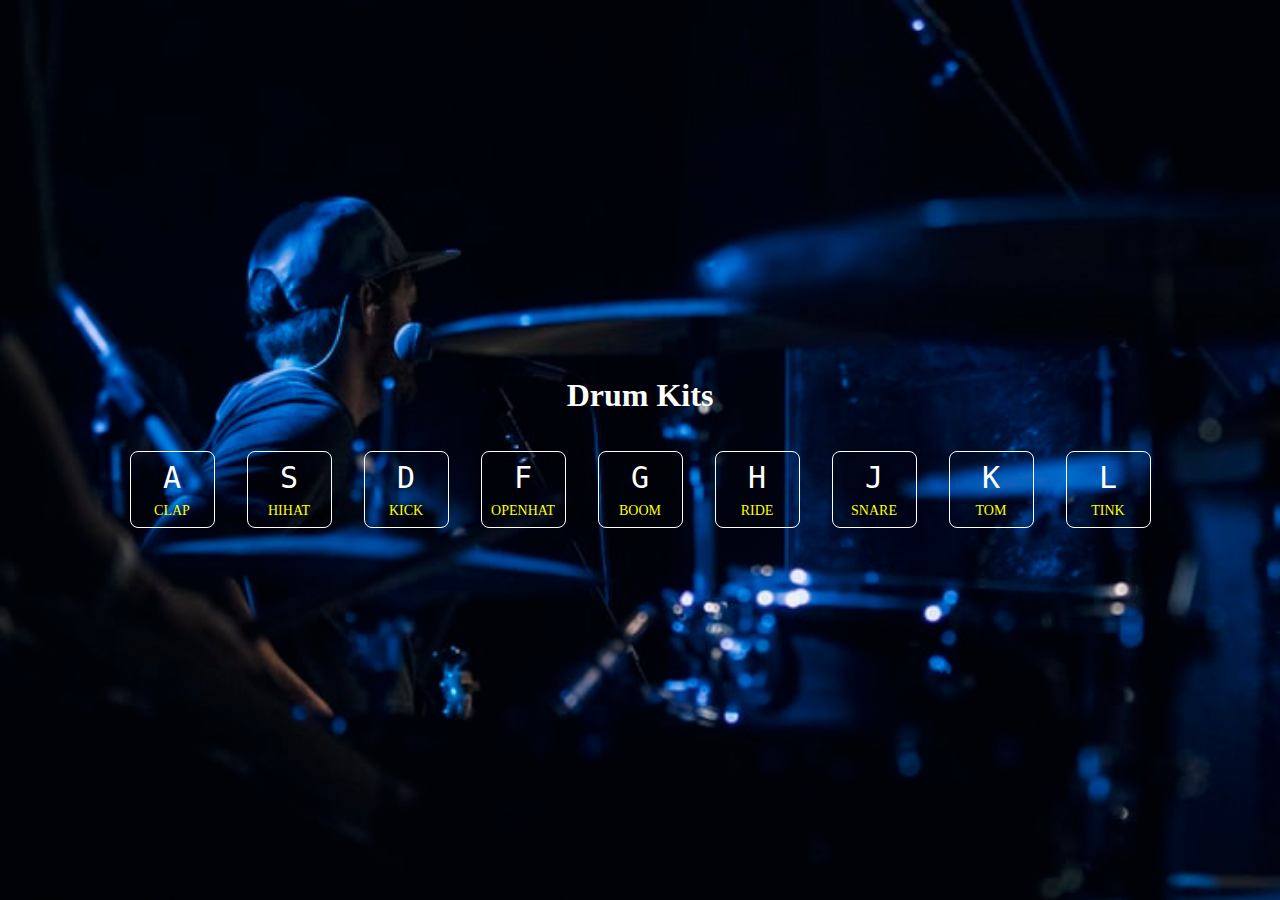
<file: index.html>
<!DOCTYPE html>
<html lang="en">
<head>
    <meta charset="UTF-8">
    <meta name="viewport" content="width=device-width, initial-scale=1.0">
    <title>30 Days JavaScript</title>
    <link rel="stylesheet" href="index.css" />
</head>
<body>
    <!-- Drum Kits -->
    <div class="keys">
        <h1>Drum Kits</h1>
        <div class="keys-wrapper">
            <div data-key="65" class="key">
                <kbd>A</kbd>
                <span class="sound">clap</span>
            </div>
            <div data-key="83" class="key">
                <kbd>S</kbd>
                <span class="sound">hihat</span>
            </div>
            <div data-key="68" class="key">
                <kbd>D</kbd>
                <span class="sound">kick</span>
            </div>
            <div data-key="70" class="key">
                <kbd>F</kbd>
                <span class="sound">openhat</span>
            </div>
            <div data-key="71" class="key">
                <kbd>G</kbd>
                <span class="sound">boom</span>
            </div>
            <div data-key="72" class="key">
                <kbd>H</kbd>
                <span class="sound">ride</span>
            </div>
            <div data-key="74" class="key">
                <kbd>J</kbd>
                <span class="sound">snare</span>
            </div>
            <div data-key="75" class="key">
                <kbd>K</kbd>
                <span class="sound">tom</span>
            </div>
            <div data-key="76" class="key">
                <kbd>L</kbd>
                <span class="sound">tink</span>
            </div>
        </div>
    </div>

    <!--Sounds-->

    <audio data-key="65" src="./sounds/clap.wav"></audio>
    <audio data-key="83" src="./sounds/hihat.wav"></audio>
    <audio data-key="68" src="./sounds/kick.wav"></audio>
    <audio data-key="70" src="./sounds/openhat.wav"></audio>
    <audio data-key="71" src="./sounds/boom.wav"></audio>
    <audio data-key="72" src="./sounds/ride.wav"></audio>
    <audio data-key="74" src="./sounds/snare.wav"></audio>
    <audio data-key="75" src="./sounds/tom.wav"></audio>
    <audio data-key="76" src="./sounds/tink.wav"></audio>
    
    <script src="index.js"></script>
</body>
</html>
</file>
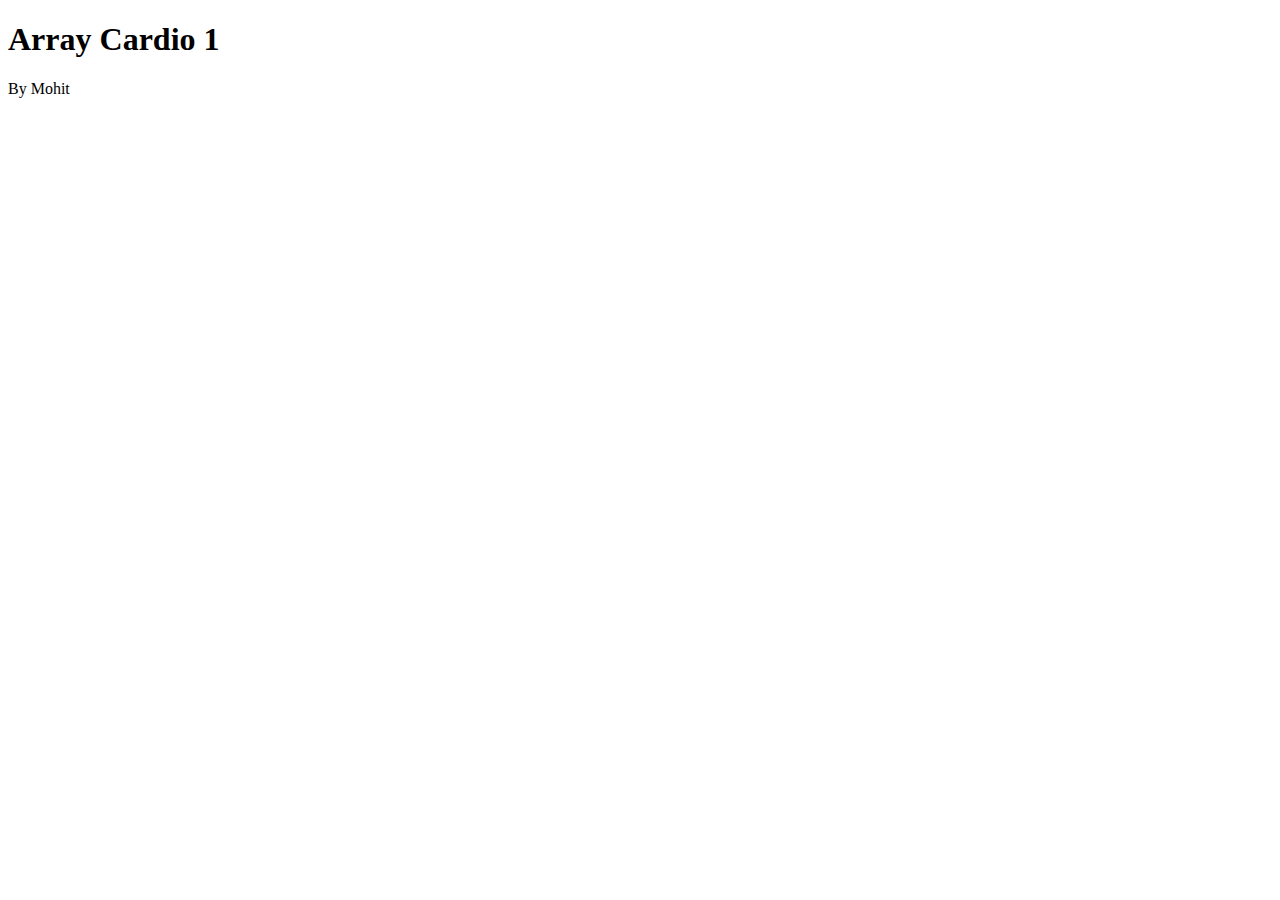
<file: arraycardio1/index.html>
<!DOCTYPE html>
<html lang="en">
<head>
    <meta charset="UTF-8">
    <meta name="viewport" content="width=device-width, initial-scale=1.0">
    <title>Array Cardio 1</title>
</head>
<body>
    <div class="root">
        <h1>Array Cardio 1</h1>
        <div class="author" title="Author">By Mohit</div>
    </div>
    <script src="index.js"></script>
</body>
</html>
</file>
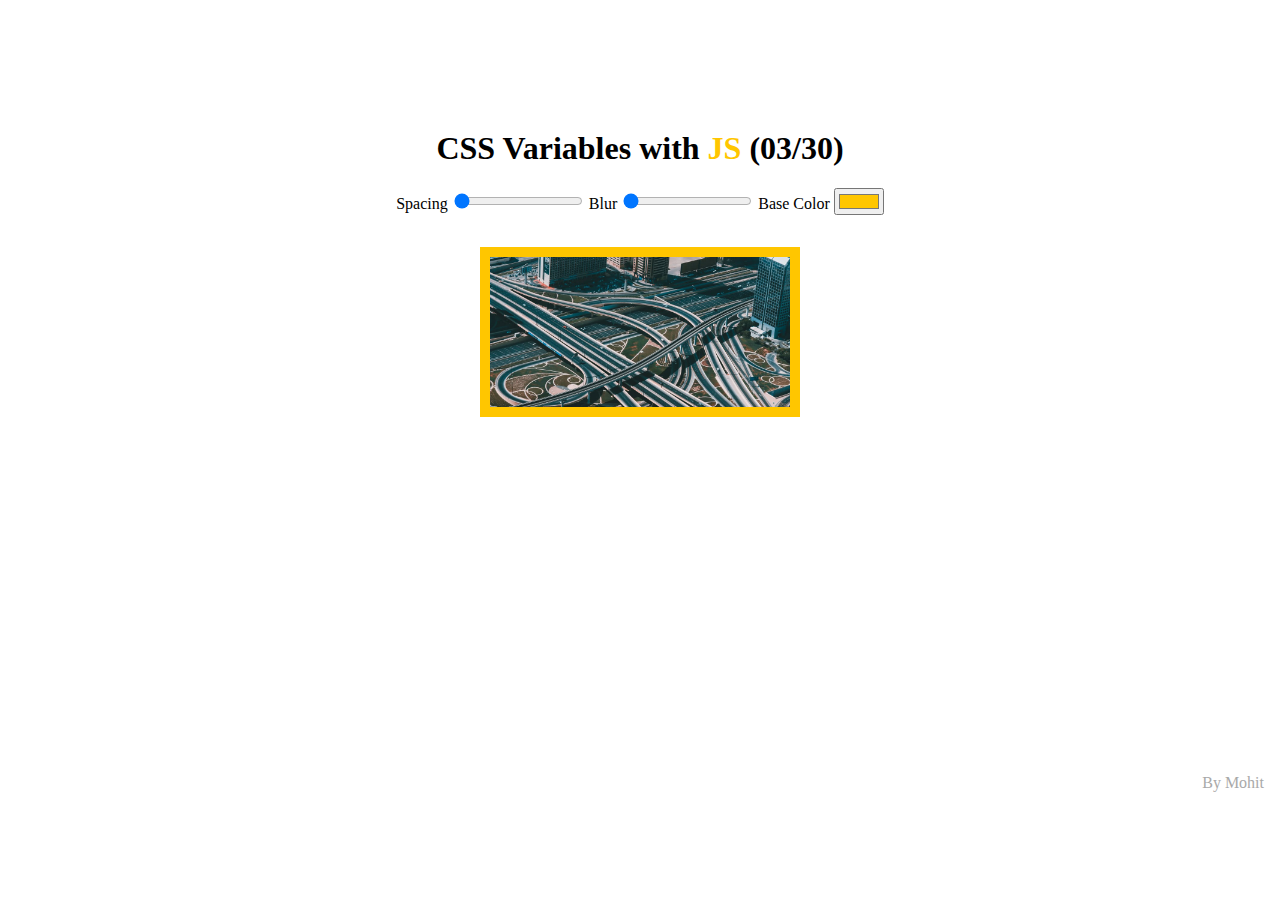
<file: cssvariableswithjs/index.html>
<!DOCTYPE html>
<html lang="en">
<head>
    <meta charset="UTF-8">
    <meta name="viewport" content="width=device-width, initial-scale=1.0">
    <title>Update CSS Variables with JS </title>
    <link rel="stylesheet" href="index.css" />
</head>
<body>
    <div class="root">
        <h1>CSS Variables with <span class="h1">JS</span> (03/30)</h1>
        <div class="controls">

            <label for="spacing">Spacing</label>
            <input type="range" name="spacing" min="10" max="120" value="10" data-sizing="px" />

            <label for="blur">Blur</label>
            <input type="range" name="blur" min="0" max="25" value="0" data-sizing="px" />

            <label for="base">Base Color</label>
            <input type="color" name="base" value="#ffc600" />

        </div>
        <img src="./images/bg.jpeg" alt="unplash image" />
        <div class="author" title="Author">By Mohit</div>
    </div>
    <script src="index.js"></script>
</body>
</html>
</file>
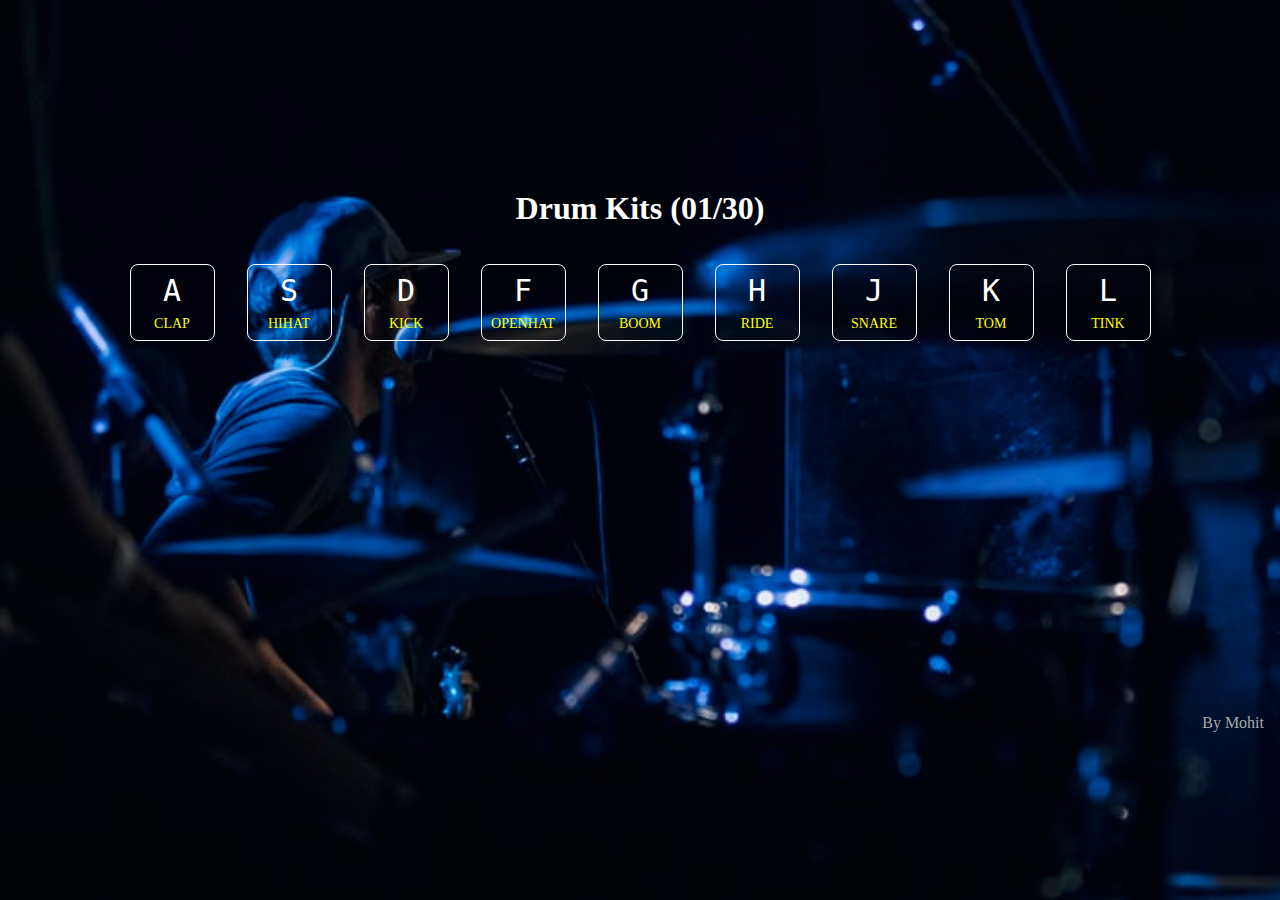
<file: drumkits/index.html>
<!DOCTYPE html>
<html lang="en">
<head>
    <meta charset="UTF-8">
    <meta name="viewport" content="width=device-width, initial-scale=1.0">
    <title>Drum Kits</title>
    <link rel="stylesheet" href="index.css" />
</head>
<body>
    <!-- Drum Kits -->
    <div class="keys">
        <h1>Drum Kits (01/30)</h1>
        <div class="keys-wrapper">
            <div data-key="65" class="key">
                <kbd>A</kbd>
                <span class="sound">clap</span>
            </div>
            <div data-key="83" class="key">
                <kbd>S</kbd>
                <span class="sound">hihat</span>
            </div>
            <div data-key="68" class="key">
                <kbd>D</kbd>
                <span class="sound">kick</span>
            </div>
            <div data-key="70" class="key">
                <kbd>F</kbd>
                <span class="sound">openhat</span>
            </div>
            <div data-key="71" class="key">
                <kbd>G</kbd>
                <span class="sound">boom</span>
            </div>
            <div data-key="72" class="key">
                <kbd>H</kbd>
                <span class="sound">ride</span>
            </div>
            <div data-key="74" class="key">
                <kbd>J</kbd>
                <span class="sound">snare</span>
            </div>
            <div data-key="75" class="key">
                <kbd>K</kbd>
                <span class="sound">tom</span>
            </div>
            <div data-key="76" class="key">
                <kbd>L</kbd>
                <span class="sound">tink</span>
            </div>
        </div>
        <div class="author" title="Author">By Mohit</div>
    </div>

    <!--Sounds-->

    <audio data-key="65" src="./sounds/clap.wav"></audio>
    <audio data-key="83" src="./sounds/hihat.wav"></audio>
    <audio data-key="68" src="./sounds/kick.wav"></audio>
    <audio data-key="70" src="./sounds/openhat.wav"></audio>
    <audio data-key="71" src="./sounds/boom.wav"></audio>
    <audio data-key="72" src="./sounds/ride.wav"></audio>
    <audio data-key="74" src="./sounds/snare.wav"></audio>
    <audio data-key="75" src="./sounds/tom.wav"></audio>
    <audio data-key="76" src="./sounds/tink.wav"></audio>
    
    <script src="index.js"></script>
</body>
</html>
</file>
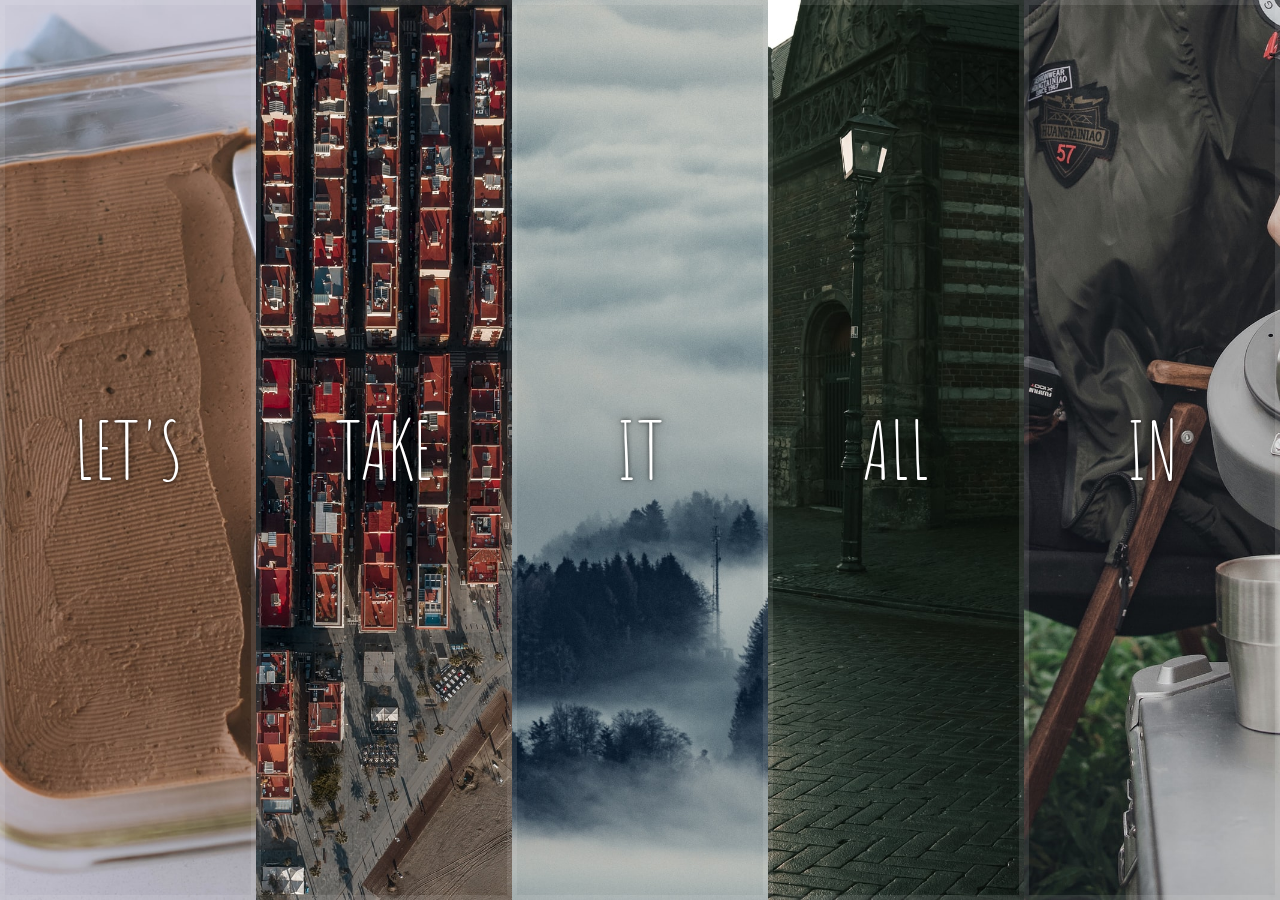
<file: imagegallery/index.html>
<!DOCTYPE html>
<html lang="en">
<head>
    <meta charset="UTF-8">
    <meta name="viewport" content="width=device-width, initial-scale=1.0">
    <title>Flexbox Image Gallery</title>
    <link rel="stylesheet" href="index.css" />
    <link rel="preconnect" href="https://fonts.gstatic.com">
<link href="https://fonts.googleapis.com/css2?family=Amatic+SC:wght@400;700&display=swap" rel="stylesheet" />
</head>
<body>
    <div class="panels">
        <div class="panel panel1">
            <p>Hey</p>
            <p>Let's</p>
            <p>Dance</p>
        </div>
        <div class="panel panel2">
            <p>Give</p>
            <p>Take</p>
            <p>Receive</p>
        </div>
        <div class="panel panel3">
            <p>Experience</p>
            <p>It</p>
            <p>Today</p>
        </div>
        <div class="panel panel4">
            <p>Give</p>
            <p>All</p>
            <p>You can</p>
        </div>
        <div class="panel panel5">
            <p>Life</p>
            <p>In</p>
            <p>Motion</p>
        </div>
    </div>
    <script src="index.js"></script>
</body>
</html>
</file>
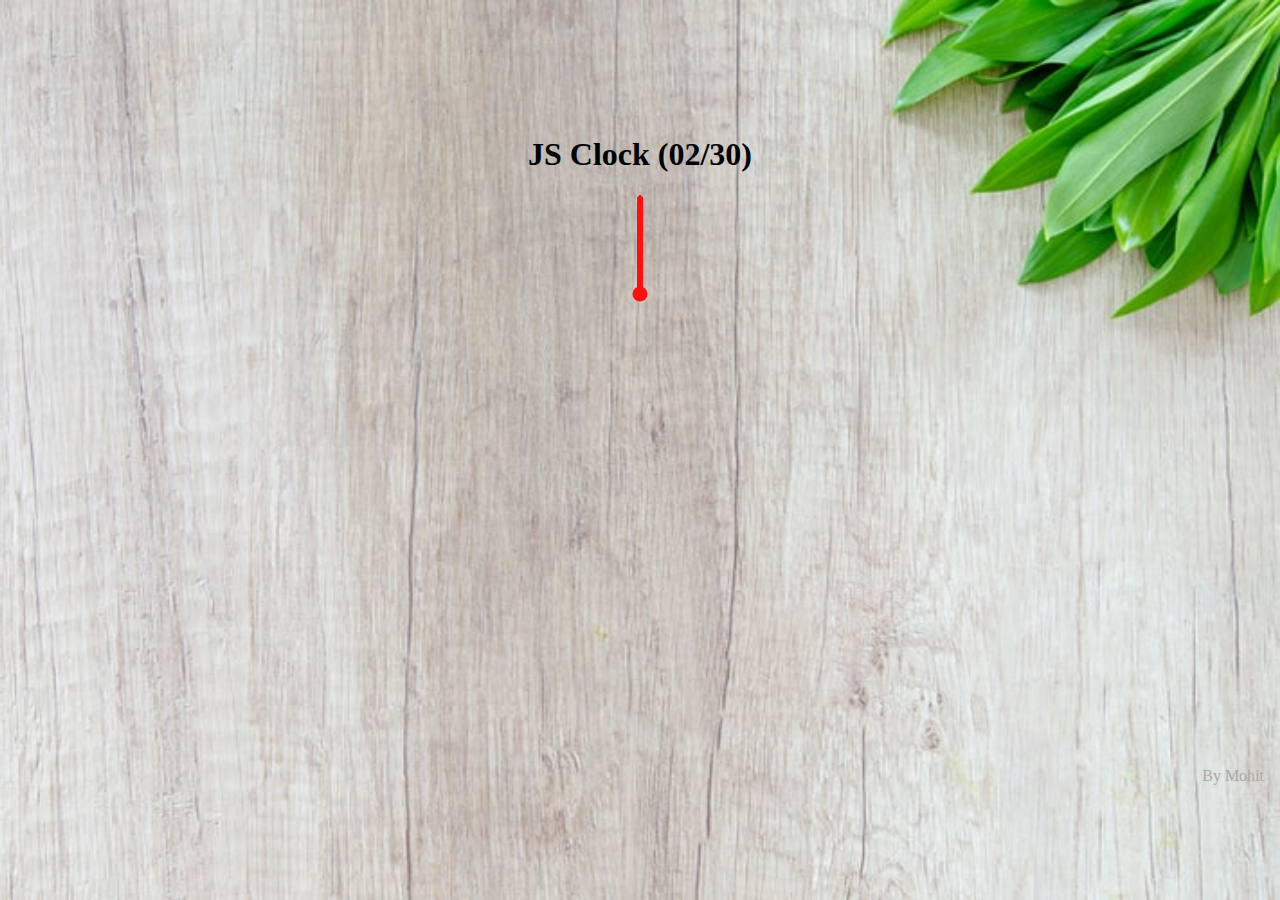
<file: jsclock/index.html>
<!DOCTYPE html>
<html lang="en">
<head>
    <meta charset="UTF-8">
    <meta name="viewport" content="width=device-width, initial-scale=1.0">
    <title>Real Clock</title>
    <link rel="stylesheet" href="index.css" />
</head>
<body>
    <div class="root">
        <h1>JS Clock (02/30)</h1>
        <div class="clock">
            <div class="clock-face">
                <div class="hand hour-hand"></div>
                <div class="hand min-hand"></div>
                <div class="hand second-hand"></div>
            </div>
        </div>
        <div class="date"></div>
        <div class="author" title="Author">By Mohit</div>
    </div>
    <script src="index.js"></script>
</body>
</html>
</file>
<file: index.css>
body {
  margin: 0;
  width: 100vw;
  height: 100vh;
  background-image: url("./images/drum.jpeg");
  background-repeat: no-repeat;
  background-size: cover;
}
h1 {
  color: #fff;
}
.keys {
  width: 100%;
  height: 100vh;
  display: flex;
  align-items: center;
  justify-content: center;
  flex-direction: column;
}
.keys-wrapper {
  width: 100%;
  display: flex;
  justify-content: center;
}
.key {
  border: 1px solid #fff;
  border-radius: 8px;
  margin: 1rem;
  font-size: 1.5rem;
  padding: 8px 4px;
  transition: all 0.07s;
  width: 75px;
  color: #fff;
  display: flex;
  align-items: center;
  justify-content: center;
  flex-direction: column;
}
kbd {
  font-size: 30px;
}
.sound {
  color: yellow;
  text-shadow: none;
  text-transform: uppercase;
  font-size: 14px;
  margin-top: 8px;
}
.playing {
  transform: scale(1.2);
  border-color: yellow;
  box-shadow: 0 0 10px yellow;
}
</file>
<file: cssvariableswithjs/index.css>
:root {
  --base: #ffc600;
  --spacing: 10px;
  --blur: 0px;
}

body {
  margin: 0;
  width: 100vw;
  height: 100vh;
}
h1 {
  color: #000;
}
.root {
  width: 100%;
  height: 100vh;
  display: flex;
  align-items: center;
  justify-content: center;
  flex-direction: column;
}
.author {
  display: flex;
  justify-content: flex-end;
  align-items: flex-end;
  width: calc(100% - 32px);
  height: calc(100vh - 525px);
  color: darkgray;
}
img {
  width: 300px;
  height: 150px;
  object-fit: cover;
  margin-top: 32px;
  padding: var(--spacing);
  background-color: var(--base);
  filter: blur(var(--blur));
}
.h1 {
  color: var(--base);
}
</file>
<file: drumkits/index.css>
body {
  margin: 0;
  width: 100vw;
  height: 100vh;
  background-image: url("./images/drum.jpeg");
  background-repeat: no-repeat;
  background-size: cover;
}
h1 {
  color: #fff;
}
.keys {
  width: 100%;
  height: 100vh;
  display: flex;
  align-items: center;
  justify-content: center;
  flex-direction: column;
}
.keys-wrapper {
  width: 100%;
  display: flex;
  justify-content: center;
}
.key {
  border: 1px solid #fff;
  border-radius: 8px;
  margin: 1rem;
  font-size: 1.5rem;
  padding: 8px 4px;
  transition: all 0.07s;
  width: 75px;
  color: #fff;
  display: flex;
  align-items: center;
  justify-content: center;
  flex-direction: column;
}
kbd {
  font-size: 30px;
}
.sound {
  color: yellow;
  text-shadow: none;
  text-transform: uppercase;
  font-size: 14px;
  margin-top: 8px;
}
.playing {
  transform: scale(1.2);
  border-color: yellow;
  box-shadow: 0 0 10px yellow;
}
.author {
  display: flex;
  justify-content: flex-end;
  align-items: flex-end;
  width: calc(100% - 32px);
  height: calc(100vh - 525px);
  color: darkgray;
}
</file>
<file: imagegallery/index.css>
html {
  box-sizing: border-box;
  background-color: #ffc600;
  font-family: "helvetica neue";
  font-size: 20px;
  font-weight: 400;
}

body {
  margin: 0;
}

*,
*:before,
*:after {
  box-sizing: inherit;
}

.panels {
  min-height: 100vh;
  overflow: hidden;
  display: flex;
}

.panel {
  background: #6b0f9c;
  box-shadow: inset 0 0 0 5px rgba(255, 255, 255, 0.1);
  color: #fff;
  text-align: center;
  display: flex;
  align-items: center;
  justify-content: center;
  flex-direction: column;
  font-size: 20px;
  background-size: cover;
  background-position: center;
  flex: 1;
  transition: font-size 0.7s cubic-bezier(0.61, -0.19, 0.7, -0.11),
    flex 0.7s cubic-bezier(0.61, -0.19, 0.7, -0.11), background 0.2s;
}

.panel1 {
  background-image: url("./images//gallery-image1.jpeg");
}
.panel2 {
  background-image: url("./images//gallery-image2.jpeg");
}
.panel3 {
  background-image: url("./images//gallery-image3.jpeg");
}
.panel4 {
  background-image: url("./images//gallery-image4.jpeg");
}
.panel5 {
  background-image: url("./images//gallery-image5.jpeg");
}

.panel > * {
  margin: 0;
  width: 100%;
  transition: transform 0.5s;
  flex: 1 0 auto;
  display: flex;
  align-items: center;
  justify-content: center;
}

.panel > *:first-child {
  transform: translateY(-100%);
}
.panel.open-active > *:first-child {
  transform: translateY(0);
}

.panel > *:last-child {
  transform: translateY(100%);
}

.panel.open-active > *:last-child {
  transform: translateY(0);
}

.panel p {
  text-transform: uppercase;
  font-family: "Amatic SC", cursive;
  text-shadow: 0 0 4px rgba(0, 0, 0, 0.72), 0 0 14px rgba(0, 0, 0, 0.45);
  font-size: 2em;
}

.panel p:nth-child(2) {
  font-size: 4em;
}

.panel.open {
  font-size: 40px;
  flex: 5;
}
</file>
<file: jsclock/index.css>
body {
  margin: 0;
  width: 100vw;
  height: 100vh;
  background-image: url("./images/clock-bg.jpeg");
  background-repeat: no-repeat;
  background-size: cover;
  background-position: right center;
}
h1 {
  color: #000;
}
.root {
  width: 100%;
  height: 100vh;
  display: flex;
  align-items: center;
  justify-content: center;
  flex-direction: column;
}
.clock {
  width: 200px;
  height: 200px;
  border-radius: 50%;
  position: relative;
}
.clock::after {
  content: "";
  position: absolute;
  top: 50%;
  left: 50%;
  transform: translate(-50%, -50%);
  width: 15px;
  height: 15px;
  background-color: #ff0f0f;
  border-radius: 50%;
}
.hand {
  width: 50%;
  height: 2px;
  background-color: #ff0f0f;
  position: absolute;
  top: 50%;
  transform-origin: 100%;
  transform: rotate(90deg);
  transition-timing-function: cubic-bezier(0.1, 2.7, 0.58, 1);
}
.hour-hand {
  height: 6px;
}
.min-hand {
  height: 4px;
}
.second-hand {
  z-index: 9;
}
.author {
  display: flex;
  justify-content: flex-end;
  align-items: flex-end;
  width: calc(100% - 32px);
  height: calc(100vh - 525px);
  color: darkgray;
}
.date {
  margin-top: 16px;
  font-weight: 600;
  font-size: 28px;
}
</file>
